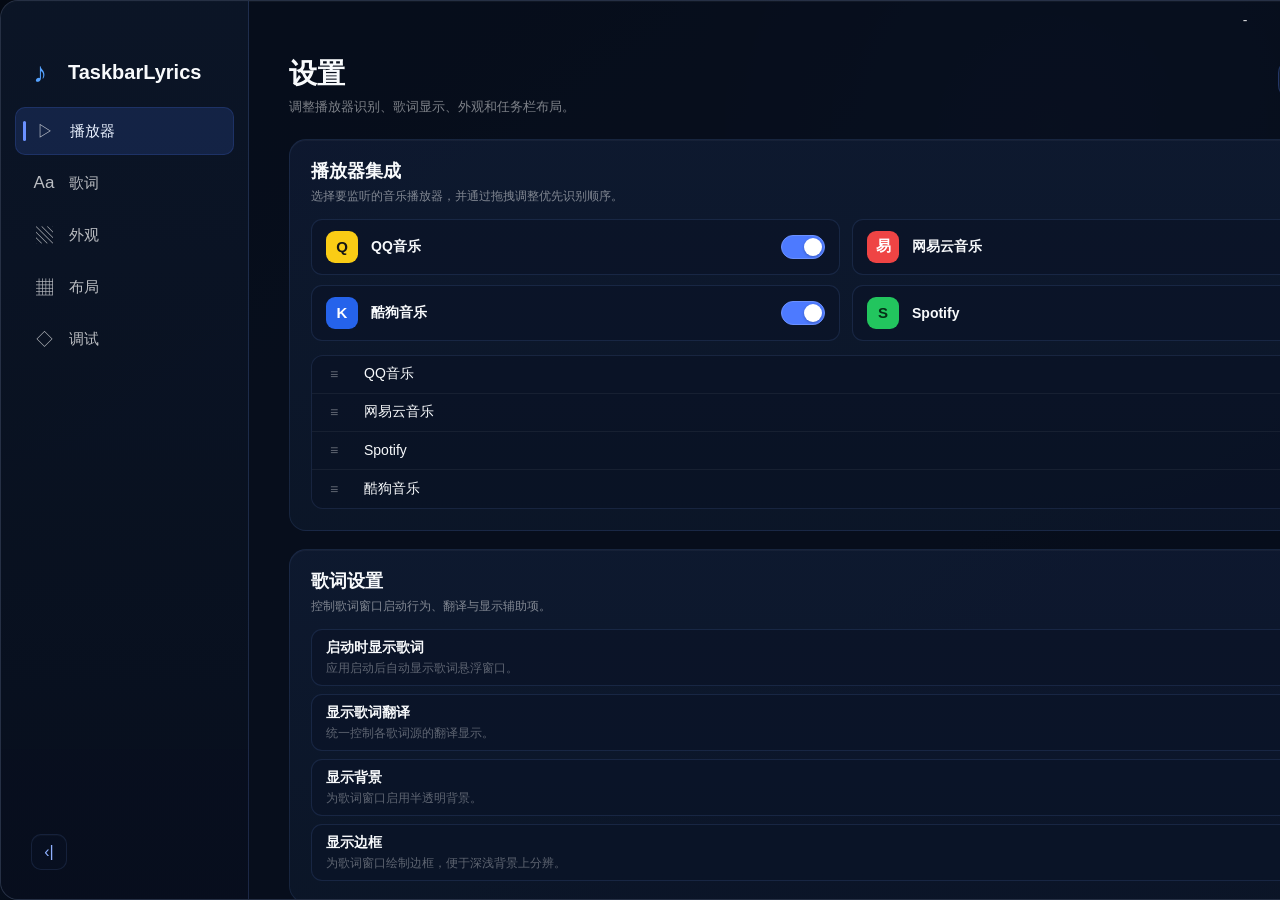
<file: design-preview/settings-refined-preview.html>
<!doctype html>
<html lang="zh-CN">
<head>
  <meta charset="utf-8">
  <meta name="viewport" content="width=device-width, initial-scale=1">
  <title>TaskbarLyrics 设置页轻量精修预览</title>
  <style>
    :root {
      color-scheme: dark;
      --bg: #070e1d;
      --sidebar: rgba(7, 14, 29, .76);
      --card: rgba(13, 24, 43, .78);
      --row: rgba(11, 21, 40, .76);
      --input: rgba(8, 17, 34, .9);
      --line: rgba(120, 160, 255, .11);
      --line-strong: rgba(120, 160, 255, .18);
      --text: #f8fafc;
      --muted: rgba(255, 255, 255, .48);
      --muted-2: rgba(255, 255, 255, .34);
      --accent: #4d7aff;
      --accent-soft: rgba(77, 122, 255, .15);
      --focus: rgba(107, 145, 255, .48);
    }

    * { box-sizing: border-box; }

    html,
    body {
      width: 100%;
      height: 100%;
      margin: 0;
      overflow: hidden;
      background:
        radial-gradient(circle at 82% 14%, rgba(77, 122, 255, .1), transparent 31%),
        linear-gradient(145deg, #050a15 0%, #081121 48%, #050914 100%);
      font-family: "Segoe UI Variable Text", "Segoe UI", "Microsoft YaHei UI", sans-serif;
      color: var(--text);
    }

    .window {
      width: 1440px;
      height: 900px;
      margin: 0 auto;
      display: grid;
      grid-template-columns: 248px 1fr;
      background: rgba(7, 14, 29, .86);
      border: 1px solid rgba(180, 205, 255, .18);
      border-radius: 18px;
      overflow: hidden;
      box-shadow: 0 28px 80px rgba(0, 0, 0, .42), inset 0 1px 0 rgba(255, 255, 255, .04);
    }

    .caption {
      position: absolute;
      top: 0;
      right: calc(50% - 720px);
      height: 40px;
      display: flex;
      z-index: 4;
    }

    .caption span {
      width: 46px;
      height: 40px;
      display: grid;
      place-items: center;
      color: rgba(255, 255, 255, .82);
      font-size: 14px;
    }

    aside {
      background: linear-gradient(180deg, rgba(13, 24, 43, .7), var(--sidebar));
      border-right: 1px solid var(--line-strong);
      padding: 40px 14px 20px;
      display: grid;
      grid-template-rows: 62px 1fr 54px;
    }

    .brand {
      display: flex;
      align-items: center;
      gap: 13px;
      padding: 0 10px;
      font-size: 20px;
      font-weight: 650;
    }

    .brand .note {
      width: 30px;
      height: 30px;
      display: grid;
      place-items: center;
      color: #55a2ff;
      font-size: 28px;
    }

    nav {
      padding-top: 4px;
      display: grid;
      align-content: start;
      gap: 4px;
    }

    .nav-item {
      height: 48px;
      border-radius: 10px;
      display: flex;
      align-items: center;
      gap: 12px;
      padding: 0 16px;
      color: rgba(255, 255, 255, .72);
      font-size: 15px;
      font-weight: 520;
      position: relative;
    }

    .nav-item .ico {
      width: 26px;
      color: rgba(255, 255, 255, .72);
      font-size: 17px;
      text-align: center;
    }

    .nav-item.active {
      color: #eaf2ff;
      background: var(--accent-soft);
      border: 1px solid rgba(77, 122, 255, .18);
    }

    .nav-item.active::before {
      content: "";
      position: absolute;
      left: 7px;
      width: 3px;
      height: 20px;
      border-radius: 999px;
      background: #6b91ff;
    }

    .bottom {
      display: flex;
      align-items: center;
      justify-content: flex-start;
      padding: 0 16px;
    }

    .collapse-button {
      width: 36px;
      height: 36px;
      display: grid;
      place-items: center;
      border-radius: 10px;
      border: 1px solid rgba(120, 160, 255, .12);
      background: rgba(11, 21, 40, .36);
      color: rgba(255, 255, 255, .72);
      font-size: 16px;
      box-shadow: inset 0 1px 0 rgba(255, 255, 255, .025);
    }

    .collapse-button:hover {
      border-color: rgba(120, 160, 255, .18);
      background: rgba(77, 122, 255, .10);
      color: #eaf2ff;
    }

    .collapse-button .collapse-icon {
      color: #8fb0ff;
      line-height: 1;
    }

    main {
      padding-top: 40px;
      overflow: hidden;
      position: relative;
    }

    .content {
      height: 100%;
      overflow-y: auto;
      overflow-x: hidden;
      padding: 8px 36px 36px 40px;
      scrollbar-width: thin;
      scrollbar-color: rgba(226, 232, 240, .34) transparent;
    }

    header {
      height: 90px;
      display: grid;
      grid-template-columns: 1fr auto;
      align-items: start;
      padding-top: 10px;
    }

    h1 {
      margin: 0 0 8px;
      font-size: 28px;
      line-height: 1.1;
      font-weight: 650;
      letter-spacing: 0;
    }

    p {
      margin: 0;
      color: var(--muted);
      font-size: 13px;
      line-height: 1.45;
    }

    .reset-button {
      height: 40px;
      border-radius: 14px;
      display: flex;
      align-items: center;
      gap: 9px;
      padding: 0 14px;
      color: #dce8ff;
      font-size: 13px;
      font-weight: 620;
      border: 1px solid rgba(77, 122, 255, .28);
      background: rgba(30, 41, 59, .54);
    }

    .reset-button span {
      color: #6b91ff;
      font-size: 16px;
      line-height: 1;
    }

    .stack {
      display: grid;
      gap: 18px;
    }

    .card {
      border: 1px solid var(--line);
      border-radius: 17px;
      background: linear-gradient(180deg, rgba(16, 28, 52, .78), var(--card));
      padding: 21px;
      box-shadow: inset 0 1px 0 rgba(255, 255, 255, .035);
    }

    .card h2 {
      margin: 0 0 5px;
      font-size: 18px;
      line-height: 1.2;
      font-weight: 650;
    }

    .section-desc {
      margin-bottom: 14px;
      color: var(--muted);
      font-size: 12px;
    }

    .players {
      display: grid;
      grid-template-columns: 1fr 1fr;
      gap: 10px 12px;
    }

    .player,
    .row,
    .form-row,
    .text-row {
      min-height: 56px;
      border-radius: 11px;
      border: 1px solid rgba(120, 160, 255, .13);
      background: var(--row);
    }

    .player {
      display: grid;
      grid-template-columns: auto 1fr auto;
      align-items: center;
      gap: 13px;
      padding: 0 14px;
    }

    .app-icon {
      width: 32px;
      height: 32px;
      border-radius: 9px;
      display: grid;
      place-items: center;
      font-weight: 800;
      font-size: 15px;
      color: white;
    }

    .qq { background: #facc15; color: #141414; }
    .netease { background: #ef4444; }
    .kugou { background: #2563eb; }
    .spotify { background: #22c55e; color: #052e16; }

    strong {
      font-size: 14px;
      font-weight: 640;
    }

    .switch {
      width: 44px;
      height: 24px;
      border-radius: 999px;
      background: #334155;
      border: 1px solid rgba(255, 255, 255, .18);
      padding: 2px;
      display: flex;
      justify-content: flex-end;
    }

    .switch.on {
      background: var(--accent);
      border-color: #6b91ff;
    }

    .switch::after {
      content: "";
      width: 18px;
      height: 18px;
      border-radius: 50%;
      background: #fff;
      box-shadow: 0 1px 3px rgba(0, 0, 0, .25);
    }

    .order {
      margin-top: 14px;
      border: 1px solid rgba(120, 160, 255, .12);
      border-radius: 12px;
      background: rgba(8, 17, 34, .5);
      overflow: hidden;
    }

    .order div {
      height: 38px;
      display: grid;
      grid-template-columns: 34px 1fr;
      align-items: center;
      padding: 0 18px;
      border-bottom: 1px solid rgba(255, 255, 255, .055);
      font-size: 14px;
    }

    .order div:last-child { border-bottom: 0; }
    .handle { color: var(--muted-2); letter-spacing: 1px; }

    .rows {
      display: grid;
      gap: 8px;
    }

    .row,
    .form-row,
    .text-row {
      display: grid;
      grid-template-columns: 1fr 280px;
      align-items: center;
      gap: 16px;
      padding: 8px 14px;
    }

    .row .copy small,
    .form-row .copy small {
      display: block;
      margin-top: 3px;
      color: var(--muted-2);
      font-size: 12px;
    }

    .row .switch {
      justify-self: end;
    }

    .control,
    .stepper,
    .single-value {
      height: 38px;
      border-radius: 9px;
      border: 1px solid rgba(120, 160, 255, .16);
      background: var(--input);
      display: flex;
      align-items: center;
      justify-content: space-between;
      padding: 0 12px;
      color: #f8fafc;
      font-size: 14px;
      min-width: 0;
    }

    .control.textbox {
      justify-content: flex-start;
    }

    .stepper {
      display: grid;
      grid-template-columns: 30px 1fr 30px;
      gap: 4px;
      padding: 0 4px;
    }

    .stepper button {
      width: 30px;
      height: 30px;
      border: 0;
      border-radius: 7px;
      background: rgba(255, 255, 255, .045);
      color: rgba(255, 255, 255, .64);
      font: 650 15px/1 "Segoe UI", sans-serif;
    }

    .stepper span {
      display: grid;
      place-items: center;
      color: #f8fafc;
    }

    .color-control {
      height: 38px;
      border-radius: 9px;
      border: 1px solid rgba(120, 160, 255, .16);
      background: var(--input);
      display: grid;
      grid-template-columns: auto 1fr auto;
      align-items: center;
      gap: 10px;
      padding: 0 10px;
      color: #f8fafc;
      font-size: 14px;
      cursor: pointer;
    }

    .swatch {
      width: 22px;
      height: 22px;
      border-radius: 7px;
      background: #ffffff;
      border: 1px solid rgba(255, 255, 255, .52);
      box-shadow: inset 0 0 0 1px rgba(0, 0, 0, .16);
    }

    .eyedropper {
      width: 26px;
      height: 26px;
      display: grid;
      place-items: center;
      border-radius: 7px;
      color: rgba(255, 255, 255, .64);
      background: rgba(255, 255, 255, .045);
      font-size: 13px;
    }

    .control.focused {
      border-color: var(--focus);
      box-shadow: 0 0 0 2px rgba(77, 122, 255, .11);
    }

    .placeholder {
      color: rgba(255, 255, 255, .28);
    }

    .single-value {
      border-color: transparent;
      background: transparent;
      justify-content: flex-end;
      color: rgba(255, 255, 255, .56);
      padding-right: 2px;
    }

    .text-row.compact {
      min-height: 48px;
      grid-template-columns: 1fr auto;
    }

    .text-row.compact .single-value {
      height: auto;
      font-size: 13px;
    }

    .muted-arrow { color: var(--muted); }

    .two {
      display: grid;
      grid-template-columns: 1fr 1fr;
      gap: 18px;
    }

    .danger {
      justify-self: end;
      height: 38px;
      padding: 0 18px;
      display: grid;
      place-items: center;
      border-radius: 9px;
      border: 1px solid rgba(248, 113, 113, .45);
      background: rgba(124, 45, 18, .58);
      color: #fff7ed;
      font-size: 14px;
      font-weight: 620;
    }
  </style>
</head>
<body>
  <div class="caption"><span>-</span><span>□</span><span>×</span></div>
  <div class="window">
    <aside>
      <div class="brand"><div class="note">♪</div><div>TaskbarLyrics</div></div>
      <nav>
        <div class="nav-item active"><span class="ico">▷</span><span>播放器</span></div>
        <div class="nav-item"><span class="ico">Aa</span><span>歌词</span></div>
        <div class="nav-item"><span class="ico">▧</span><span>外观</span></div>
        <div class="nav-item"><span class="ico">▦</span><span>布局</span></div>
        <div class="nav-item"><span class="ico">◇</span><span>调试</span></div>
      </nav>
      <div class="bottom">
        <div class="collapse-button" title="收缩侧边栏" aria-label="收缩侧边栏"><span class="collapse-icon">‹|</span></div>
      </div>
    </aside>
    <main>
      <section class="content">
        <header>
          <div>
            <h1>设置</h1>
            <p>调整播放器识别、歌词显示、外观和任务栏布局。</p>
          </div>
          <div class="reset-button"><span>↺</span>恢复默认设置</div>
        </header>

        <div class="stack">
          <section class="card">
            <h2>播放器集成</h2>
            <p class="section-desc">选择要监听的音乐播放器，并通过拖拽调整优先识别顺序。</p>
            <div class="players">
              <div class="player"><div class="app-icon qq">Q</div><strong>QQ音乐</strong><div class="switch on"></div></div>
              <div class="player"><div class="app-icon netease">易</div><strong>网易云音乐</strong><div class="switch on"></div></div>
              <div class="player"><div class="app-icon kugou">K</div><strong>酷狗音乐</strong><div class="switch on"></div></div>
              <div class="player"><div class="app-icon spotify">S</div><strong>Spotify</strong><div class="switch on"></div></div>
            </div>
            <div class="order">
              <div><span class="handle">≡</span><span>QQ音乐</span></div>
              <div><span class="handle">≡</span><span>网易云音乐</span></div>
              <div><span class="handle">≡</span><span>Spotify</span></div>
              <div><span class="handle">≡</span><span>酷狗音乐</span></div>
            </div>
          </section>

          <section class="card">
            <h2>歌词设置</h2>
            <p class="section-desc">控制歌词窗口启动行为、翻译与显示辅助项。</p>
            <div class="rows">
              <div class="row"><div class="copy"><strong>启动时显示歌词</strong><small>应用启动后自动显示歌词悬浮窗口。</small></div><div class="switch on"></div></div>
              <div class="row"><div class="copy"><strong>显示歌词翻译</strong><small>统一控制各歌词源的翻译显示。</small></div><div class="switch"></div></div>
              <div class="row"><div class="copy"><strong>显示背景</strong><small>为歌词窗口启用半透明背景。</small></div><div class="switch"></div></div>
              <div class="row"><div class="copy"><strong>显示边框</strong><small>为歌词窗口绘制边框，便于深浅背景上分辨。</small></div><div class="switch"></div></div>
            </div>
          </section>

          <div class="two">
            <section class="card">
              <h2>外观</h2>
              <p class="section-desc">调整歌词字体、字号和文字颜色。</p>
              <div class="rows">
                <div class="form-row"><strong>字号</strong><div class="stepper"><button>-</button><span>14</span><button>+</button></div></div>
                <div class="form-row"><strong>字体</strong><div class="control">SF Pro Display <span class="muted-arrow">⌄</span></div></div>
                <div class="form-row"><strong>字重</strong><div class="control">半粗体 <span class="muted-arrow">⌄</span></div></div>
                <div class="form-row"><strong>文字颜色</strong><div class="color-control"><span class="swatch"></span><span>#FFFFFF</span><span class="eyedropper">&#x270E;</span></div></div>
              </div>
            </section>

            <section class="card">
              <h2>窗口设置</h2>
              <p class="section-desc">调整位置、宽度与透明度。</p>
              <div class="rows">
                <div class="form-row"><strong>背景不透明度</strong><div class="stepper"><button>-</button><span>0.55</span><button>+</button></div></div>
                <div class="form-row"><strong>窗口宽度 (px)</strong><div class="stepper"><button>-</button><span>420</span><button>+</button></div></div>
                <div class="form-row"><strong>水平锚点</strong><div class="control">左侧 <span class="muted-arrow">⌄</span></div></div>
              </div>
            </section>
          </div>

          <section class="card">
            <h2>组件形态</h2>
            <p class="section-desc">下拉、文本框和单行文本设置项统一使用 280px 控件列，行高控制在 48-56px。</p>
            <div class="rows">
              <div class="form-row">
                <div class="copy"><strong>歌词源策略</strong><small>适合选项数量有限、互斥的设置。</small></div>
                <div class="control">优先匹配当前播放器 <span class="muted-arrow">⌄</span></div>
              </div>
              <div class="form-row">
                <div class="copy"><strong>自定义字体名称</strong><small>适合需要用户输入或粘贴的短文本。</small></div>
                <div class="control textbox focused">Microsoft YaHei UI</div>
              </div>
              <div class="form-row">
                <div class="copy"><strong>强调色</strong><small>颜色类设置使用色块 + 色值 + 展开按钮。</small></div>
                <div class="color-control"><span class="swatch" style="background:#4d7aff"></span><span>#4D7AFF</span><span class="eyedropper">&#x270E;</span></div>
              </div>
              <div class="text-row">
                <div class="copy"><strong>当前配置文件</strong><small>只读状态或说明文本，不需要输入框外壳。</small></div>
                <div class="single-value">AppData\Roaming\TaskbarLyrics\settings.json</div>
              </div>
              <div class="text-row compact">
                <strong>缓存状态</strong>
                <div class="single-value">已缓存 128 首歌曲，最后更新于今天 22:18</div>
              </div>
            </div>
          </section>

          <section class="card">
            <h2>数据与调试</h2>
            <p class="section-desc">清理缓存或打开辅助调试选项。</p>
            <div class="rows">
              <div class="row"><div class="copy"><strong>SMTC 时间轴监视器</strong><small>用于观察播放器时间轴数据，排查同步问题。</small></div><div class="switch"></div></div>
              <div class="row"><div class="copy"><strong>歌词缓存</strong><small>清除后首次重新匹配会稍慢。</small></div><div class="danger">清除缓存</div></div>
            </div>
          </section>
        </div>
      </section>
    </main>
  </div>
</body>
</html>
</file>
